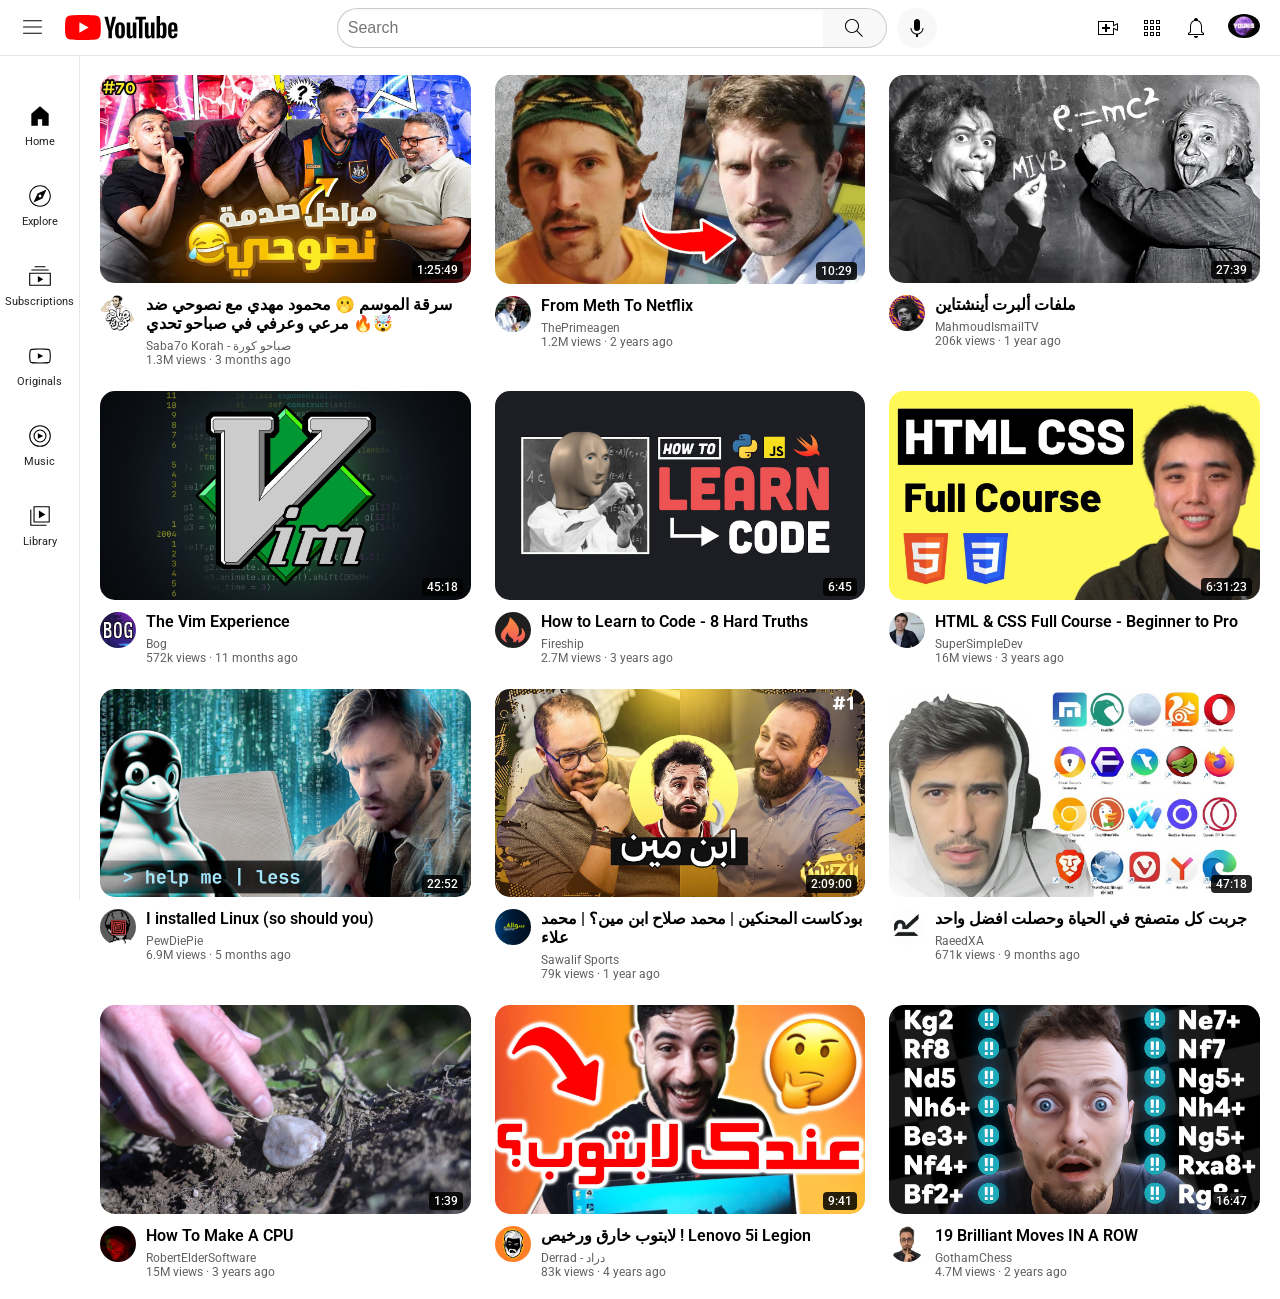
<file: index.html>
<!DOCTYPE html>
<html lang="en">
  <head>
    <meta charset="UTF-8" />
    <meta name="viewport" content="width=device-width, initial-scale=1.0" />
    <title>YouTube Clone</title>
    <link rel="stylesheet" href="home_page.css" />
    <link rel="preconnect" href="https://fonts.googleapis.com" />
    <link rel="preconnect" href="https://fonts.gstatic.com" crossorigin />
    <link
      href="https://fonts.googleapis.com/css2?family=Roboto:wght@400;700&display=swap"
      rel="stylesheet"
    />
  </head>

  <body>
        
    <!-- Header -->
    <div class="header">
      <div class="left-section">
        <img class="hamburger-menu" src="icons/hamburger-menu.svg" alt="menu" />
        <img class="youtube-logo" src="icons/youtube-logo.svg" alt="YouTube" />
      </div>

      <div class="middle-section">
        <input class="search-bar" type="text" placeholder="Search" />
        <button class="search-button">
          <img src="icons/search.svg" alt="search" />
        </button>
        <button class="voice-search-icon">
          <img src="icons/voice-search-icon.svg" alt="voice" />
        </button>
      </div>

      <div class="right-section">
        <img src="icons/upload.svg" alt="upload" />
        <img src="icons/youtube-apps.svg" alt="apps" />
        <img src="icons/notifications.svg" alt="notifications" />
        <a href="https://www.youtube.com/@the_distracted1" target="_blank">
          <img class="user-profile" src="profile-pic/New Project(1).jpg" alt="profile" />
        </a>
      </div>
    </div>

    <!-- Sidebar -->
    <div class="side-bar">
      <div class="sidebar-icon">
        <img src="icons/home.svg" alt="Home" />
        <p>Home</p>
      </div>
      <div class="sidebar-icon">
        <img src="icons/explore.svg" alt="Explore" />
        <p>Explore</p>
      </div>
      <div class="sidebar-icon">
        <img src="icons/subscriptions.svg" alt="Subscriptions" />
        <p>Subscriptions</p>
      </div>
      <div class="sidebar-icon">
        <img src="icons/originals.svg" alt="Originals" />
        <p>Originals</p>
      </div>
      <div class="sidebar-icon">
        <img src="icons/youtube-music.svg" alt="Music" />
        <p>Music</p>
      </div>
      <div class="sidebar-icon">
        <img src="icons/library.svg" alt="Library" />
        <p>Library</p>
      </div>
    </div>

    <!-- Videos Section -->
    <div class="videos-container">

<!-- Video 1 -->
<div class="video-preview">
  <div class="thumbnail-container">
    <a href="https://youtu.be/yIDTl5D7PlY" target="_blank">
      <img class="thumbnail" src="thumbnail/thumbnail-1.webp" alt="thumbnail" />
    </a>
    <div class="video-time">1:25:49</div>
  </div>
  <div class="video-details">
    <div class="channel-picture">
      <img src="channels-pictures/channel-1.jpeg" alt="channel" />
    </div>
    <div class="video-info">
      <p class="video-tittle">سرقة الموسم 🫢 محمود مهدي مع نصوحي ضد مرعي وعرفي في صباحو تحدي 🔥🤯</p>
      <p class="video-author">Saba7o Korah - صباحو كورة</p>
      <p class="video-stats">1.3M views · 3 months ago</p>
    </div>
  </div>
</div>

<!-- Video 2 -->
<div class="video-preview">
  <div class="thumbnail-container">
    <a href="https://youtu.be/JjHFubUPLV0" target="_blank">
      <img class="thumbnail" src="thumbnail/thumbnail-2.webp" alt="thumbnail" />
    </a>
    <div class="video-time">10:29</div>
  </div>
  <div class="video-details">
    <div class="channel-picture">
      <img src="channels-pictures/channel-2.jpeg" alt="channel" />
    </div>
    <div class="video-info">
      <p class="video-tittle">From Meth To Netflix</p>
      <p class="video-author">ThePrimeagen</p>
      <p class="video-stats">1.2M views · 2 years ago</p>
    </div>
  </div>
</div>

<!-- Video 3 -->
<div class="video-preview">
  <div class="thumbnail-container">
    <a href="https://youtu.be/ZuZD5YZjyTM" target="_blank">
      <img class="thumbnail" src="thumbnail/thumbnail-3.webp" alt="thumbnail" />
    </a>
    <div class="video-time">27:39</div>
  </div>
  <div class="video-details">
    <div class="channel-picture">
      <img src="channels-pictures/channel-3.jpeg" alt="channel" />
    </div>
    <div class="video-info">
      <p class="video-tittle">ملفات ألبرت أينشتاين</p>
      <p class="video-author">MahmoudIsmailTV</p>
      <p class="video-stats">206k views · 1 year ago</p>
    </div>
  </div>
</div>

<!-- Video 4 -->
<div class="video-preview">
  <div class="thumbnail-container">
    <a href="https://youtu.be/h4ZQfr-q3EA" target="_blank">
      <img class="thumbnail" src="thumbnail/thumbnail-4.webp" alt="thumbnail" />
    </a>
    <div class="video-time">45:18</div>
  </div>
  <div class="video-details">
    <div class="channel-picture">
      <img src="channels-pictures/channel-4.jpeg" alt="channel" />
    </div>
    <div class="video-info">
      <p class="video-tittle">The Vim Experience</p>
      <p class="video-author">Bog</p>
      <p class="video-stats">572k views · 11 months ago</p>
    </div>
  </div>
</div>

<!-- Video 5 -->
<div class="video-preview">
  <div class="thumbnail-container">
    <a href="https://youtu.be/NtfbWkxJTHw" target="_blank">
      <img class="thumbnail" src="thumbnail/thumbnail-5.webp" alt="thumbnail" />
    </a>
    <div class="video-time">6:45</div>
  </div>
  <div class="video-details">
    <div class="channel-picture">
      <img src="channels-pictures/channel-5.jpeg" alt="channel" />
    </div>
    <div class="video-info">
      <p class="video-tittle">How to Learn to Code - 8 Hard Truths</p>
      <p class="video-author">Fireship</p>
      <p class="video-stats">2.7M views · 3 years ago</p>
    </div>
  </div>
</div>

<!-- Video 6 -->
<div class="video-preview">
  <div class="thumbnail-container">
    <a href="https://youtu.be/G3e-cpL7ofc" target="_blank">
      <img class="thumbnail" src="thumbnail/thumbnail-6.webp" alt="thumbnail" />
    </a>
    <div class="video-time">6:31:23</div>
  </div>
  <div class="video-details">
    <div class="channel-picture">
      <img src="channels-pictures/channel-6.jpeg" alt="channel" />
    </div>
    <div class="video-info">
      <p class="video-tittle">HTML & CSS Full Course - Beginner to Pro</p>
      <p class="video-author">SuperSimpleDev</p>
      <p class="video-stats">16M views · 3 years ago</p>
    </div>
  </div>
</div>

<!-- Video 7 -->
<div class="video-preview">
  <div class="thumbnail-container">
    <a href="https://youtu.be/pVI_smLgTY0" target="_blank">
      <img class="thumbnail" src="thumbnail/thumbnail-7.webp" alt="thumbnail" />
    </a>
    <div class="video-time">22:52</div>
  </div>
  <div class="video-details">
    <div class="channel-picture">
      <img src="channels-pictures/channel-7.jpeg" alt="channel" />
    </div>
    <div class="video-info">
      <p class="video-tittle">I installed Linux (so should you)</p>
      <p class="video-author">PewDiePie</p>
      <p class="video-stats">6.9M views · 5 months ago</p>
    </div>
  </div>
</div>

<!-- Video 8 -->
<div class="video-preview">
  <div class="thumbnail-container">
    <a href="https://youtu.be/OhondybyVs4" target="_blank">
      <img class="thumbnail" src="thumbnail/thumbnail-8.webp" alt="thumbnail" />
    </a>
    <div class="video-time">2:09:00</div>
  </div>
  <div class="video-details">
    <div class="channel-picture">
      <img src="channels-pictures/channel-8.jpeg" alt="channel" />
    </div>
    <div class="video-info">
      <p class="video-tittle">بودكاست المحنكين | محمد صلاح ابن مين؟ | محمد علاء</p>
      <p class="video-author">Sawalif Sports</p>
      <p class="video-stats">79k views · 1 year ago</p>
    </div>
  </div>
</div>

<!-- Video 9 -->
<div class="video-preview">
  <div class="thumbnail-container">
    <a href="https://youtu.be/RHt1PJa8F3c" target="_blank">
      <img class="thumbnail" src="thumbnail/thumbnail-9.webp" alt="thumbnail" />
    </a>
    <div class="video-time">47:18</div>
  </div>
  <div class="video-details">
    <div class="channel-picture">
      <img src="channels-pictures/channel-9.jpeg" alt="channel" />
    </div>
    <div class="video-info">
      <p class="video-tittle">جربت كل متصفح في الحياة وحصلت افضل واحد</p>
      <p class="video-author">RaeedXA</p>
      <p class="video-stats">671k views · 9 months ago</p>
    </div>
  </div>
</div>

<!-- Video 10 -->
<div class="video-preview">
  <div class="thumbnail-container">
    <a href="https://youtu.be/vuvckBQ1bME" target="_blank">
      <img class="thumbnail" src="thumbnail/thumbnail-10.webp" alt="thumbnail" />
    </a>
    <div class="video-time">1:39</div>
  </div>
  <div class="video-details">
    <div class="channel-picture">
      <img src="channels-pictures/channel-10.jpeg" alt="channel" />
    </div>
    <div class="video-info">
      <p class="video-tittle">How To Make A CPU</p>
      <p class="video-author">RobertElderSoftware</p>
      <p class="video-stats">15M views · 3 years ago</p>
    </div>
  </div>
</div>

<!-- Video 11 -->
<div class="video-preview">
  <div class="thumbnail-container">
    <a href="https://youtu.be/8T2t0dWQG9k" target="_blank">
      <img class="thumbnail" src="thumbnail/thumbnail-11.webp" alt="thumbnail" />
    </a>
    <div class="video-time">9:41</div>
  </div>
  <div class="video-details">
    <div class="channel-picture">
      <img src="channels-pictures/channel-11.jpeg" alt="channel" />
    </div>
    <div class="video-info">
      <p class="video-tittle">لابتوب خارق ورخيص ! Lenovo 5i Legion</p>
      <p class="video-author">Derrad - دراد</p>
      <p class="video-stats">83k views · 4 years ago</p>
    </div>
  </div>
</div>

<!-- Video 12 -->
<div class="video-preview">
  <div class="thumbnail-container">
    <a href="https://youtu.be/P0oMNaMNshU" target="_blank">
      <img class="thumbnail" src="thumbnail/thumbnail-12.webp" alt="thumbnail" />
    </a>
    <div class="video-time">16:47</div>
  </div>
  <div class="video-details">
    <div class="channel-picture">
      <img src="channels-pictures/channel-12.jpeg" alt="channel" />
    </div>
    <div class="video-info">
      <p class="video-tittle">19 Brilliant Moves IN A ROW</p>
      <p class="video-author">GothamChess</p>
      <p class="video-stats">4.7M views · 2 years ago</p>
    </div>
  </div>
</div>

    </div>
  </body>
</html>
</file>
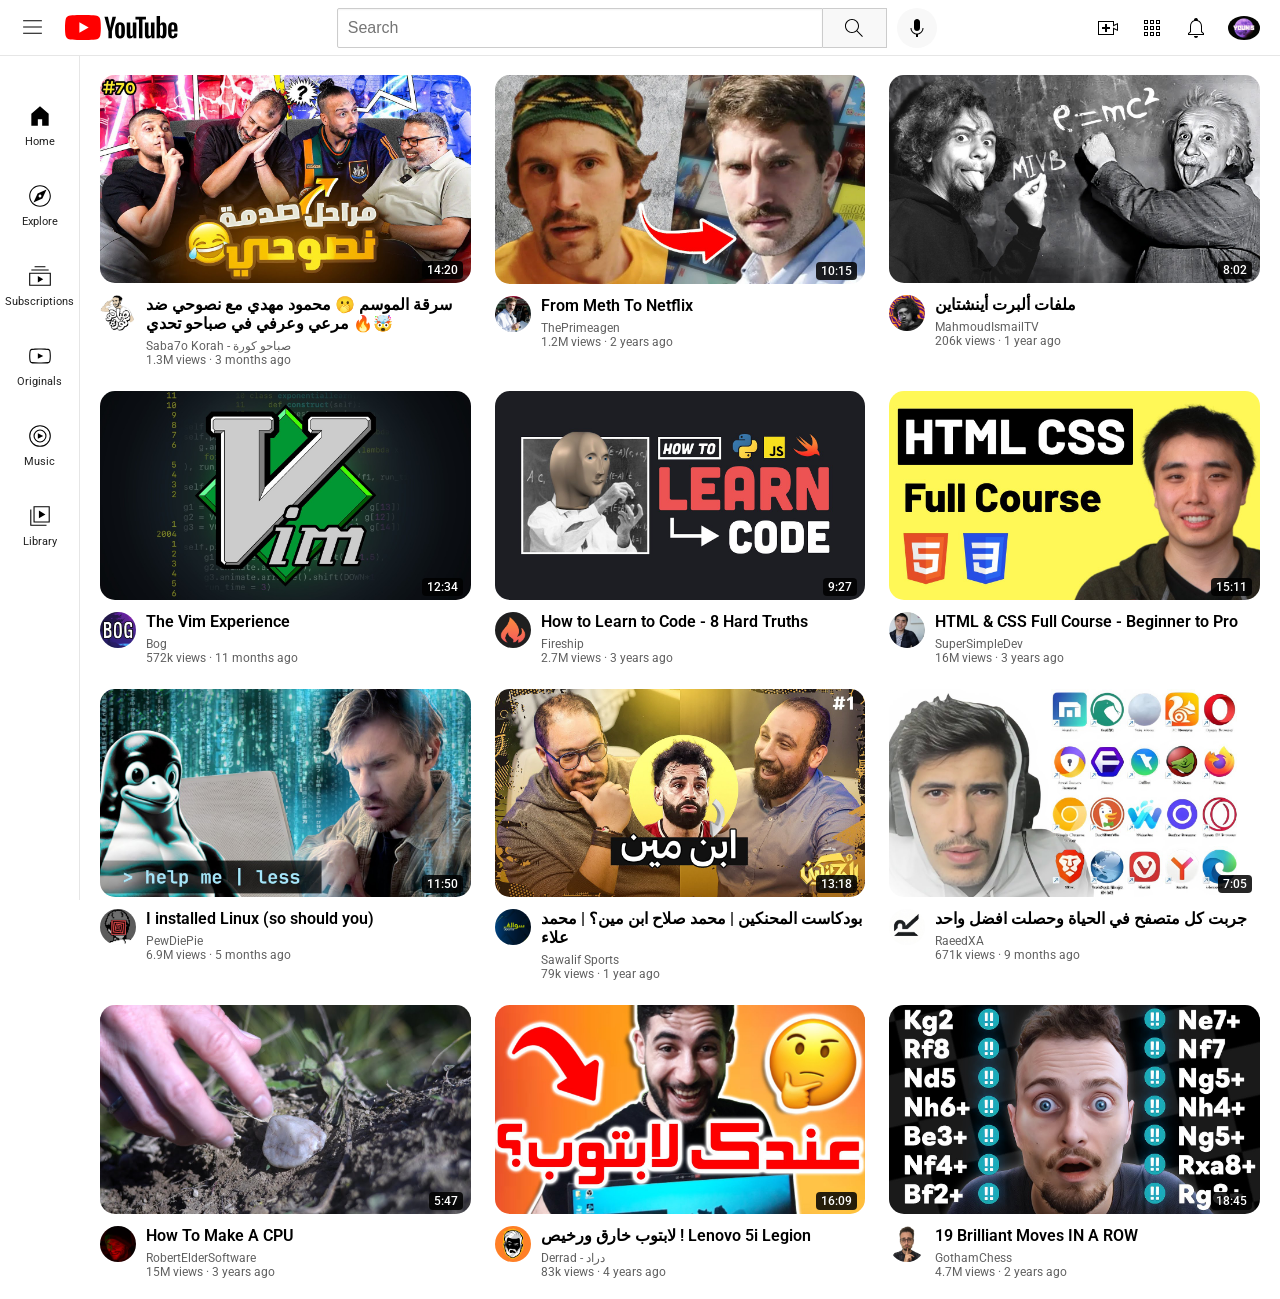
<file: youtube.html>
<!DOCTYPE html>
<html lang="en">
  <head>
    <meta charset="UTF-8" />
    <meta name="viewport" content="width=device-width, initial-scale=1.0" />
    <title>YouTube Clone</title>
    <link rel="stylesheet" href="youtube.css" />
    <link rel="preconnect" href="https://fonts.googleapis.com" />
    <link rel="preconnect" href="https://fonts.gstatic.com" crossorigin />
    <link
      href="https://fonts.googleapis.com/css2?family=Roboto:wght@400;700&display=swap"
      rel="stylesheet"
    />
  </head>

  <body>
    <!-- Header -->
    <div class="header">
      <div class="left-section">
        <img class="hamburger-menu" src="icons/hamburger-menu.svg" alt="menu" />
        <img class="youtube-logo" src="icons/youtube-logo.svg" alt="YouTube" />
      </div>

      <div class="middle-section">
        <input class="search-bar" type="text" placeholder="Search" />
        <button class="search-button">
          <img src="icons/search.svg" alt="search" />
        </button>
        <button class="voice-search-icon">
          <img src="icons/voice-search-icon.svg" alt="voice" />
        </button>
      </div>

      <div class="right-section">
        <img src="icons/upload.svg" alt="upload" />
        <img src="icons/youtube-apps.svg" alt="apps" />
        <img src="icons/notifications.svg" alt="notifications" />
        <img class="user-profile" src="profile-pic/New Project(1).jpg" alt="profile" />
      </div>
    </div>

    <!-- Sidebar -->
    <div class="side-bar">
      <div class="sidebar-icon">
        <img src="icons/home.svg" alt="Home" />
        <p>Home</p>
      </div>
      <div class="sidebar-icon">
        <img src="icons/explore.svg" alt="Explore" />
        <p>Explore</p>
      </div>
      <div class="sidebar-icon">
        <img src="icons/subscriptions.svg" alt="Subscriptions" />
        <p>Subscriptions</p>
      </div>
      <div class="sidebar-icon">
        <img src="icons/originals.svg" alt="Originals" />
        <p>Originals</p>
      </div>
      <div class="sidebar-icon">
        <img src="icons/youtube-music.svg" alt="Music" />
        <p>Music</p>
      </div>
      <div class="sidebar-icon">
        <img src="icons/library.svg" alt="Library" />
        <p>Library</p>
      </div>
    </div>

    <!-- Videos Section -->
    <div class="videos-container">
<!-- Video 1 -->
<div class="video-preview">
  <div class="thumbnail-container">
    <a href="https://youtu.be/yIDTl5D7PlY" target="_blank">
      <img class="thumbnail" src="thumbnail/thumbnail-1.webp" alt="thumbnail" />
    </a>
    <div class="video-time">14:20</div>
  </div>
  <div class="video-details">
    <div class="channel-picture">
      <img src="channels-pictures/channel-1.jpeg" alt="channel" />
    </div>
    <div class="video-info">
      <p class="video-tittle">سرقة الموسم 🫢 محمود مهدي مع نصوحي ضد مرعي وعرفي في صباحو تحدي 🔥🤯</p>
      <p class="video-author">Saba7o Korah - صباحو كورة</p>
      <p class="video-stats">1.3M views · 3 months ago</p>
    </div>
  </div>
</div>

<!-- Video 2 -->
<div class="video-preview">
  <div class="thumbnail-container">
    <a href="https://youtu.be/JjHFubUPLV0" target="_blank">
      <img class="thumbnail" src="thumbnail/thumbnail-2.webp" alt="thumbnail" />
    </a>
    <div class="video-time">10:15</div>
  </div>
  <div class="video-details">
    <div class="channel-picture">
      <img src="channels-pictures/channel-2.jpeg" alt="channel" />
    </div>
    <div class="video-info">
      <p class="video-tittle">From Meth To Netflix</p>
      <p class="video-author">ThePrimeagen</p>
      <p class="video-stats">1.2M views · 2 years ago</p>
    </div>
  </div>
</div>

<!-- Video 3 -->
<div class="video-preview">
  <div class="thumbnail-container">
    <a href="https://youtu.be/ZuZD5YZjyTM" target="_blank">
      <img class="thumbnail" src="thumbnail/thumbnail-3.webp" alt="thumbnail" />
    </a>
    <div class="video-time">8:02</div>
  </div>
  <div class="video-details">
    <div class="channel-picture">
      <img src="channels-pictures/channel-3.jpeg" alt="channel" />
    </div>
    <div class="video-info">
      <p class="video-tittle">ملفات ألبرت أينشتاين</p>
      <p class="video-author">MahmoudIsmailTV</p>
      <p class="video-stats">206k views · 1 year ago</p>
    </div>
  </div>
</div>

<!-- Video 4 -->
<div class="video-preview">
  <div class="thumbnail-container">
    <a href="https://youtu.be/h4ZQfr-q3EA" target="_blank">
      <img class="thumbnail" src="thumbnail/thumbnail-4.webp" alt="thumbnail" />
    </a>
    <div class="video-time">12:34</div>
  </div>
  <div class="video-details">
    <div class="channel-picture">
      <img src="channels-pictures/channel-4.jpeg" alt="channel" />
    </div>
    <div class="video-info">
      <p class="video-tittle">The Vim Experience</p>
      <p class="video-author">Bog</p>
      <p class="video-stats">572k views · 11 months ago</p>
    </div>
  </div>
</div>

<!-- Video 5 -->
<div class="video-preview">
  <div class="thumbnail-container">
    <a href="https://youtu.be/NtfbWkxJTHw" target="_blank">
      <img class="thumbnail" src="thumbnail/thumbnail-5.webp" alt="thumbnail" />
    </a>
    <div class="video-time">9:27</div>
  </div>
  <div class="video-details">
    <div class="channel-picture">
      <img src="channels-pictures/channel-5.jpeg" alt="channel" />
    </div>
    <div class="video-info">
      <p class="video-tittle">How to Learn to Code - 8 Hard Truths</p>
      <p class="video-author">Fireship</p>
      <p class="video-stats">2.7M views · 3 years ago</p>
    </div>
  </div>
</div>

<!-- Video 6 -->
<div class="video-preview">
  <div class="thumbnail-container">
    <a href="https://youtu.be/G3e-cpL7ofc" target="_blank">
      <img class="thumbnail" src="thumbnail/thumbnail-6.webp" alt="thumbnail" />
    </a>
    <div class="video-time">15:11</div>
  </div>
  <div class="video-details">
    <div class="channel-picture">
      <img src="channels-pictures/channel-6.jpeg" alt="channel" />
    </div>
    <div class="video-info">
      <p class="video-tittle">HTML & CSS Full Course - Beginner to Pro</p>
      <p class="video-author">SuperSimpleDev</p>
      <p class="video-stats">16M views · 3 years ago</p>
    </div>
  </div>
</div>

<!-- Video 7 -->
<div class="video-preview">
  <div class="thumbnail-container">
    <a href="https://youtu.be/pVI_smLgTY0" target="_blank">
      <img class="thumbnail" src="thumbnail/thumbnail-7.webp" alt="thumbnail" />
    </a>
    <div class="video-time">11:50</div>
  </div>
  <div class="video-details">
    <div class="channel-picture">
      <img src="channels-pictures/channel-7.jpeg" alt="channel" />
    </div>
    <div class="video-info">
      <p class="video-tittle">I installed Linux (so should you)</p>
      <p class="video-author">PewDiePie</p>
      <p class="video-stats">6.9M views · 5 months ago</p>
    </div>
  </div>
</div>

<!-- Video 8 -->
<div class="video-preview">
  <div class="thumbnail-container">
    <a href="https://youtu.be/OhondybyVs4" target="_blank">
      <img class="thumbnail" src="thumbnail/thumbnail-8.webp" alt="thumbnail" />
    </a>
    <div class="video-time">13:18</div>
  </div>
  <div class="video-details">
    <div class="channel-picture">
      <img src="channels-pictures/channel-8.jpeg" alt="channel" />
    </div>
    <div class="video-info">
      <p class="video-tittle">بودكاست المحنكين | محمد صلاح ابن مين؟ | محمد علاء</p>
      <p class="video-author">Sawalif Sports</p>
      <p class="video-stats">79k views · 1 year ago</p>
    </div>
  </div>
</div>

<!-- Video 9 -->
<div class="video-preview">
  <div class="thumbnail-container">
    <a href="https://youtu.be/RHt1PJa8F3c" target="_blank">
      <img class="thumbnail" src="thumbnail/thumbnail-9.webp" alt="thumbnail" />
    </a>
    <div class="video-time">7:05</div>
  </div>
  <div class="video-details">
    <div class="channel-picture">
      <img src="channels-pictures/channel-9.jpeg" alt="channel" />
    </div>
    <div class="video-info">
      <p class="video-tittle">جربت كل متصفح في الحياة وحصلت افضل واحد</p>
      <p class="video-author">RaeedXA</p>
      <p class="video-stats">671k views · 9 months ago</p>
    </div>
  </div>
</div>

<!-- Video 10 -->
<div class="video-preview">
  <div class="thumbnail-container">
    <a href="https://youtu.be/vuvckBQ1bME" target="_blank">
      <img class="thumbnail" src="thumbnail/thumbnail-10.webp" alt="thumbnail" />
    </a>
    <div class="video-time">5:47</div>
  </div>
  <div class="video-details">
    <div class="channel-picture">
      <img src="channels-pictures/channel-10.jpeg" alt="channel" />
    </div>
    <div class="video-info">
      <p class="video-tittle">How To Make A CPU</p>
      <p class="video-author">RobertElderSoftware</p>
      <p class="video-stats">15M views · 3 years ago</p>
    </div>
  </div>
</div>

<!-- Video 11 -->
<div class="video-preview">
  <div class="thumbnail-container">
    <a href="https://youtu.be/8T2t0dWQG9k" target="_blank">
      <img class="thumbnail" src="thumbnail/thumbnail-11.webp" alt="thumbnail" />
    </a>
    <div class="video-time">16:09</div>
  </div>
  <div class="video-details">
    <div class="channel-picture">
      <img src="channels-pictures/channel-11.jpeg" alt="channel" />
    </div>
    <div class="video-info">
      <p class="video-tittle">لابتوب خارق ورخيص ! Lenovo 5i Legion</p>
      <p class="video-author">Derrad - دراد</p>
      <p class="video-stats">83k views · 4 years ago</p>
    </div>
  </div>
</div>

<!-- Video 12 -->
<div class="video-preview">
  <div class="thumbnail-container">
    <a href="https://youtu.be/P0oMNaMNshU" target="_blank">
      <img class="thumbnail" src="thumbnail/thumbnail-12.webp" alt="thumbnail" />
    </a>
    <div class="video-time">18:45</div>
  </div>
  <div class="video-details">
    <div class="channel-picture">
      <img src="channels-pictures/channel-12.jpeg" alt="channel" />
    </div>
    <div class="video-info">
      <p class="video-tittle">19 Brilliant Moves IN A ROW</p>
      <p class="video-author">GothamChess</p>
      <p class="video-stats">4.7M views · 2 years ago</p>
    </div>
  </div>
</div>

    </div>
  </body>
</html>
</file>
<file: home_page.css>
body {
  margin: 0;
  background-color: white;
  font-family: 'Roboto', Arial, sans-serif;
  padding-left: 80px;
  padding-top: 55px; 

}

/* --- Header --- */
.header {
  height: 55px;
  display: flex;
  justify-content: space-between;
  align-items: center;
  border-bottom: 1px solid rgb(230, 230, 230);
  padding: 0 20px;
  position: fixed;
  top: 0;
  left: 0;
  right: 0;
  background-color: white;
  z-index: 1000;

}

.left-section {
  display: flex;
  align-items: center;
}

.hamburger-menu {
  height: 25px;
  margin-right: 20px;
  cursor: pointer;
}

.youtube-logo {
  height: 25px;
  cursor: pointer;
}


.middle-section {
  flex: 1;
  display: flex;
  align-items: center;
  justify-content: center;
  max-width: 600px;
}

.search-bar {
  flex: 1;
  height: 38px;
  padding: 0 10px;
  font-size: 16px;
  border: 1px solid rgb(204, 204, 204);
  border-right: none; 
  border-radius: 20px 0 0 20px; 
  box-shadow: inset 0 1px 2px rgba(0, 0, 0, 0.05);
  width: 0;
  background-color: var(--bg-color);
  color: var(--text-color);
  transition: background-color 0.3s ease, color 0.3s ease;
}

.search-button {
  height: 40px;
  width: 64px;
  border: 1px solid rgb(204, 204, 204);
  border-left: none; 
  background-color: rgb(248, 248, 248);
  cursor: pointer;
  display: flex;
  align-items: center;
  justify-content: center;
  border-radius: 0 20px 20px 0; 
  transition: background-color 0.3s ease;
}

.search-button:hover {
  background-color: rgb(235, 235, 235);
}


.search-button img {
  height: 24px;
}

.voice-search-icon {
  height: 40px;
  width: 40px;
  border: none;
  border-radius: 50%;
  margin-left: 10px;
  background-color: rgb(248, 248, 248);
  display: flex;
  align-items: center;
  justify-content: center;
  cursor: pointer;
}

.voice-search-icon:hover {
  background-color: rgb(235, 235, 235);
}

.voice-search-icon img {
  height: 24px;
}

.right-section {
  display: flex;
  align-items: center;
  gap: 20px;
  flex-shrink: 0;
}

.right-section img {
  height: 24px;
  cursor: pointer;
}

.right-section img:hover {
  opacity: 0.8;
  transition: opacity 0.2s;
}

.user-profile {
  border-radius: 50%;
  height: 32px;
  width: 32px;
  object-fit: cover;
}

/* --- Sidebar --- */
.side-bar {
  position: fixed;
  left: 0;
  top: 55px;
  bottom: 0;
  width: 80px;
  background-color: white;
  border-right: 1px solid rgb(230, 230, 230);
  display: flex;
  flex-direction: column;
  align-items: center;
  padding-top: 30px;
  box-sizing: border-box;
  z-index: 900;
}

.sidebar-icon {
  display: flex;
  flex-direction: column;
  align-items: center;
  justify-content: center;
  height: 80px;
  width: 100%;
  cursor: pointer;
  transition: background-color 0.2s;
}

.sidebar-icon:hover {
  background-color: rgb(240, 240, 240);
}

.sidebar-icon img {
  height: 26px;
  width: 26px;
  margin-bottom: 6px;
  object-fit: contain;
}

.sidebar-icon p {
  font-size: 11px;
  color: rgb(33, 33, 33);
  margin: 0;
  text-align: center;
}


/* --- Videos Section --- */
.videos-container {
  display: grid;
  grid-template-columns: repeat(auto-fill, minmax(300px, 1fr));
  gap: 24px;
  padding: 20px;
  box-sizing: border-box;
}

.video-preview {
  cursor: pointer;
  transition: transform 0.2s ease, opacity 0.2s ease;
}

.video-preview:hover {
  opacity: 0.8;
  transform: scale(1.05);
}


.thumbnail-container {
  position: relative;
}

.thumbnail {
  width: 100%;
  border-radius: 15px;
}

.video-time {
  position: absolute;
  bottom: 8px;
  right: 8px;
  background-color: rgba(0, 0, 0, 0.85);
  color: white;
  padding: 2px 5px;
  border-radius: 4px;
  font-size: 12px;
  font-weight: 500;
}

.video-details {
  display: flex;
  margin-top: 8px;
}

.channel-picture {
  width: 36px;
  height: 36px;
  margin-right: 10px;
}

.channel-picture img {
  width: 100%;
  height: 100%;
  border-radius: 50%;
}

.video-info {
  flex: 1;
}

.video-tittle {
  font-size: 16px;
  font-weight: 600;
  margin: 0 0 6px 0;
}

.video-author,
.video-stats {
  font-size: 12px;
  color: rgb(96, 96, 96);
  margin: 0;
}
</file>
<file: youtube.css>
body {
  margin: 0;
  background-color: white;
  font-family: 'Roboto', Arial, sans-serif;
  padding-left: 80px;
  padding-top: 55px; 

}

/* --- Header --- */
.header {
  height: 55px;
  display: flex;
  justify-content: space-between;
  align-items: center;
  border-bottom: 1px solid rgb(230, 230, 230);
  padding: 0 20px;
  position: fixed;
  top: 0;
  left: 0;
  right: 0;
  background-color: white;
  z-index: 1000;

}

.left-section {
  display: flex;
  align-items: center;
}

.hamburger-menu {
  height: 25px;
  margin-right: 20px;
  cursor: pointer;
}

.youtube-logo {
  height: 25px;
  cursor: pointer;
}


.middle-section {
  flex: 1;
  display: flex;
  align-items: center;
  justify-content: center;
  max-width: 600px;
}

.search-bar {
  flex: 1;
  height: 38px;
  padding: 0 10px;
  font-size: 16px;
  border: 1px solid rgb(204, 204, 204);
  border-radius: 2px 0 0 2px;
  box-shadow: inset 0 1px 2px rgba(0, 0, 0, 0.05);
  width: 0px;
}

.search-button {
  height: 40px;
  width: 64px;
  border: 1px solid rgb(204, 204, 204);
  background-color: rgb(248, 248, 248);
  border-left: none;
  cursor: pointer;
  display: flex;
  align-items: center;
  justify-content: center;
}

.search-button:hover {
  background-color: rgb(240, 240, 240);
}

.search-button img {
  height: 24px;
}

.voice-search-icon {
  height: 40px;
  width: 40px;
  border: none;
  border-radius: 50%;
  margin-left: 10px;
  background-color: rgb(248, 248, 248);
  display: flex;
  align-items: center;
  justify-content: center;
  cursor: pointer;
}

.voice-search-icon:hover {
  background-color: rgb(235, 235, 235);
}

.voice-search-icon img {
  height: 24px;
}


.right-section {
  display: flex;
  align-items: center;
  gap: 20px;
  flex-shrink: 0;
}

.right-section img {
  height: 24px;
  cursor: pointer;
}

.right-section img:hover {
  opacity: 0.8;
  transition: opacity 0.2s;
}

.user-profile {
  border-radius: 50%;
  height: 32px;
  width: 32px;
  object-fit: cover;
}

/* --- Sidebar --- */
.side-bar {
  position: fixed;
  left: 0;
  top: 55px;
  bottom: 0;
  width: 80px;
  background-color: white;
  border-right: 1px solid rgb(230, 230, 230);
  display: flex;
  flex-direction: column;
  align-items: center;
  padding-top: 30px;
  box-sizing: border-box;
  z-index: 900;
}

.sidebar-icon {
  display: flex;
  flex-direction: column;
  align-items: center;
  justify-content: center;
  height: 80px;
  width: 100%;
  cursor: pointer;
  transition: background-color 0.2s;
}

.sidebar-icon:hover {
  background-color: rgb(240, 240, 240);
}

.sidebar-icon img {
  height: 26px;
  width: 26px;
  margin-bottom: 6px;
  object-fit: contain;
}

.sidebar-icon p {
  font-size: 11px;
  color: rgb(33, 33, 33);
  margin: 0;
  text-align: center;
}

/* --- Videos Section --- */
.videos-container {
  display: grid;
  grid-template-columns: repeat(auto-fill, minmax(300px, 1fr));
  gap: 24px;
  padding: 20px;
  box-sizing: border-box;
}

.video-preview {
  cursor: pointer;
  transition: transform 0.2s ease, opacity 0.2s ease;
}

.video-preview:hover {
  opacity: 0.8;
  transform: scale(1.05);
}


.thumbnail-container {
  position: relative;
}

.thumbnail {
  width: 100%;
  border-radius: 15px;
}

.video-time {
  position: absolute;
  bottom: 8px;
  right: 8px;
  background-color: rgba(0, 0, 0, 0.85);
  color: white;
  padding: 2px 5px;
  border-radius: 4px;
  font-size: 12px;
  font-weight: 500;
}

.video-details {
  display: flex;
  margin-top: 8px;
}

.channel-picture {
  width: 36px;
  height: 36px;
  margin-right: 10px;
}

.channel-picture img {
  width: 100%;
  height: 100%;
  border-radius: 50%;
}

.video-info {
  flex: 1;
}

.video-tittle {
  font-size: 16px;
  font-weight: 600;
  margin: 0 0 6px 0;
}

.video-author,
.video-stats {
  font-size: 12px;
  color: rgb(96, 96, 96);
  margin: 0;
}
</file>
